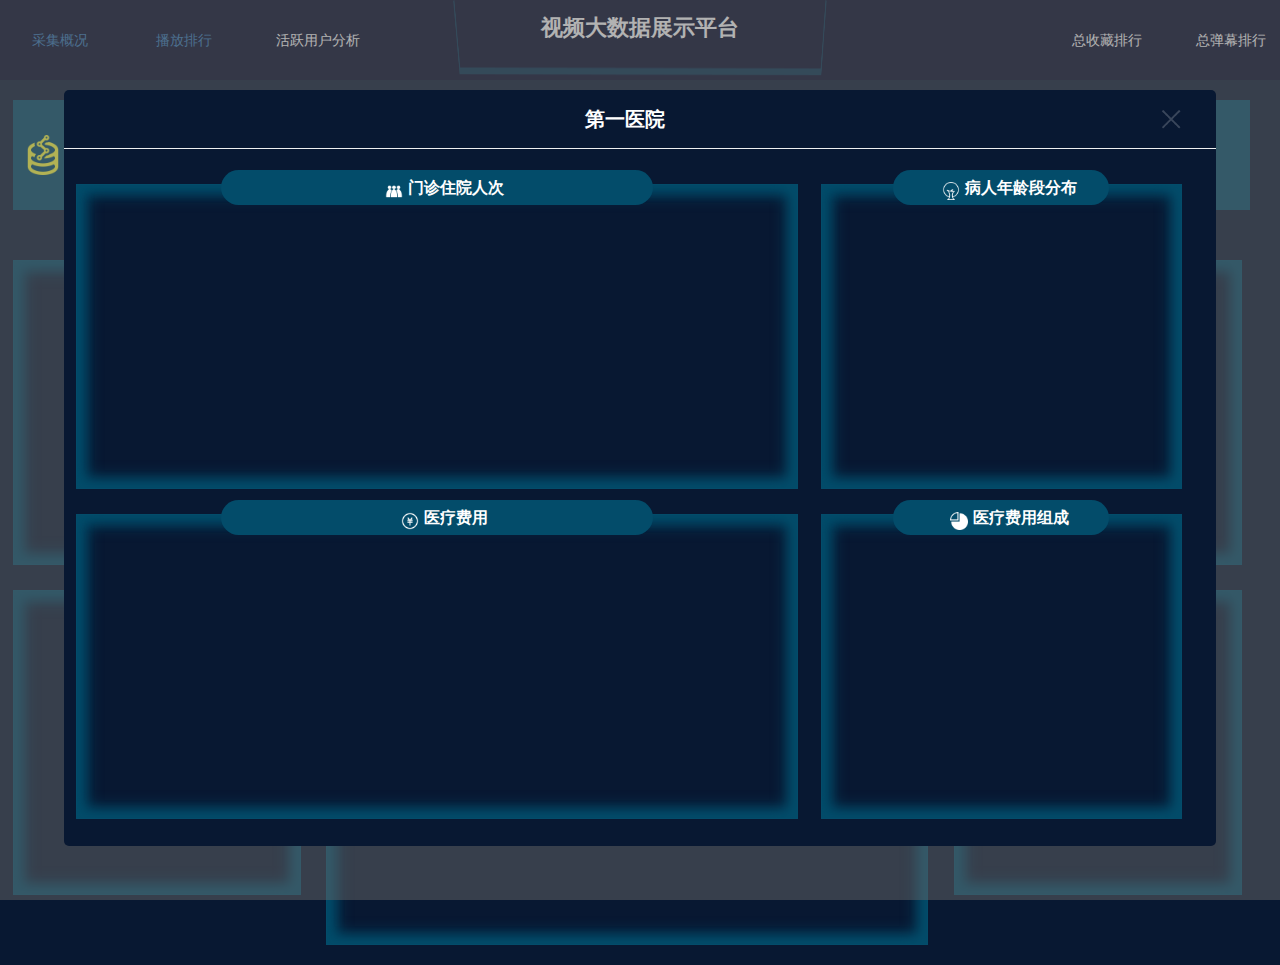
<file: video-log-web/src/main/resources/static/views/index.html>
<!DOCTYPE html>
<html lang="en">
<head>
    <meta charset="UTF-8">
    <title>数据可视化demo</title>
    <link href="../styles/common.css" rel="stylesheet">
    <link href="../styles/bootstrap.min.css" rel="stylesheet">
    <script src="../scripts/Plugin/jquery-3.3.1.min.js"></script>
    <script src="../scripts/Plugin/echarts.min.js"></script>
    <script src="../scripts/Plugin/bmap.min.js"></script>
    <script src="http://api.map.baidu.com/api?v=2.0&ak=LelFSt6BfykGf8m3PB5zr8LaXAG2cMg6"></script>
    <script src="../scripts/common.js"></script>
    <script src="../scripts/include.js"></script>
    <script src="../scripts/index.js"></script>
    <script src="../scripts/Plugin/laydate/laydate.js"></script>
</head>
<body>
<!--顶部-->
<header class="header left">
    <include src="head.html"></include>
</header>
<!--内容部分-->
<div class="con left">
    <!--数据总概-->
    <div class="con_div">
        <div class="con_div_text left">
            <div class="con_div_text01 left">
                <img src="../images/info_1.png" class="left text01_img"/>
                <div class="left text01_div">
                    <p>总采集数据量(G)</p>
                    <p>1235</p>
                </div>
            </div>
            <div class="con_div_text01 right">
                <img src="../images/info_2.png" class="left text01_img"/>
                <div class="left text01_div">
                    <p>当月采集数据量(G)</p>
                    <p>235</p>
                </div>
            </div>
        </div>
        <div class="con_div_text left">
            <div class="con_div_text01 left">
                <img src="../images/info_3.png" class="left text01_img"/>
                <div class="left text01_div">
                    <p>总门诊数(人)</p>
                    <p class="sky">12356</p>
                </div>
            </div>
            <div class="con_div_text01 right">
                <img src="../images/info_4.png" class="left text01_img"/>
                <div class="left text01_div">
                    <p>当月门诊数(人)</p>
                    <p class="sky">12356</p>
                </div>
            </div>
        </div>
        <div class="con_div_text left">

            <div class="con_div_text01 left">
                <img src="../images/info_5.png" class="left text01_img"/>
                <div class="left text01_div">
                    <p>总住院数(人)</p>
                    <p class="org">12356</p>
                </div>
            </div>
            <div class="con_div_text01 right">
                <img src="../images/info_6.png" class="left text01_img"/>
                <div class="left text01_div">
                    <p>当月住院数(人)</p>
                    <p class="org">12356</p>
                </div>
            </div>
        </div>
    </div>
    <!--统计分析图-->
    <div class="div_any">
        <div class="left div_any01">
            <div class="div_any_child">
                <div class="div_any_title"><img src="../images/title_1.png">各医院采集数据量</div>
                <p id="pieChart1" class="p_chart"></p>
            </div>
            <div class="div_any_child">
                <div class="div_any_title"><img src="../images/title_2.png">各医院门诊住院费用</div>
                <p id="histogramChart" class="p_chart"></p>
            </div>
        </div>
        <div class="div_any02 left ">
            <div class="div_any_child div_height">
                <div class="div_any_title any_title_width"><img src="../images/title_0.png">厦门市地图 </div>
                <div id="mapChart" style="width:97.5%;height:95%;display: inline-block;padding-left: 1.25%;padding-top:2.2%"></div>
            </div>
        </div>
        <div class="right div_any01">
            <div class="div_any_child">
                <div class="div_any_title"><img src="../images/title_3.png">数据采集条数(当日)</div>
                <p id="lineChart" class="p_chart"></p>
            </div>
            <div class="div_any_child">
                <div class="div_any_title"><img src="../images/title_4.png">就诊人数(当日)</div>
                <p id="lineChart2" class="p_chart"></p>
            </div>
        </div>
    </div>

    <div id="el-dialog" class="">
        <div class="xc_layer"></div>
        <div class="popBox" id="printView">
            <div class="ttBox"><span class="tt" id="reportTitle">第一医院</span><img src="../images/close.png" style="width: 30px;float: right;cursor: pointer;" title="关闭弹窗" class="close"/></div>
            <div class="txtBox" id="el-dialog_body">
             <div style="height:100%;width: 98%;margin-left: 1%;">
               <div class="left div_any01" style="width: 64%;">
                   <div class="div_any_child">
                       <div class="div_any_title"><div type="text" class="demo-input" id="date1" style="display: inline-block;cursor: pointer;margin-right: 16px;"></div><img src="../images/title_4.png">门诊住院人次</div>
                       <p id="lineChart3" class="p_chart"></p>
                   </div>
                   <div class="div_any_child">
                       <div class="div_any_title"><div type="text" class="demo-input" id="date2" style="display: inline-block;cursor: pointer;margin-right: 16px;"></div><img src="../images/title_7.png">医疗费用</div>
                       <p id="lineChart4" class="p_chart"></p>
                   </div>
               </div>
               <div class="left div_any01"  style="width: 32%;">
                   <div class="div_any_child">
                       <div class="div_any_title"><div type="text" class="demo-input" id="date3" style="display: inline-block;cursor: pointer;margin-right: 16px;"></div><img src="../images/title_18.png">病人年龄段分布</div>
                       <p id="pieChart2" class="p_chart"></p>
                   </div>
                   <div class="div_any_child">
                       <div class="div_any_title"><div type="text" class="demo-input" id="date4" style="display: inline-block;cursor: pointer;margin-right: 16px;"></div><img src="../images/title_20.png">医疗费用组成</div>
                       <p id="pieChart3" class="p_chart"></p>
                   </div>
               </div>

             </div>
            </div>
        </div>
    </div>

</div>
</body>
</html>
</file>
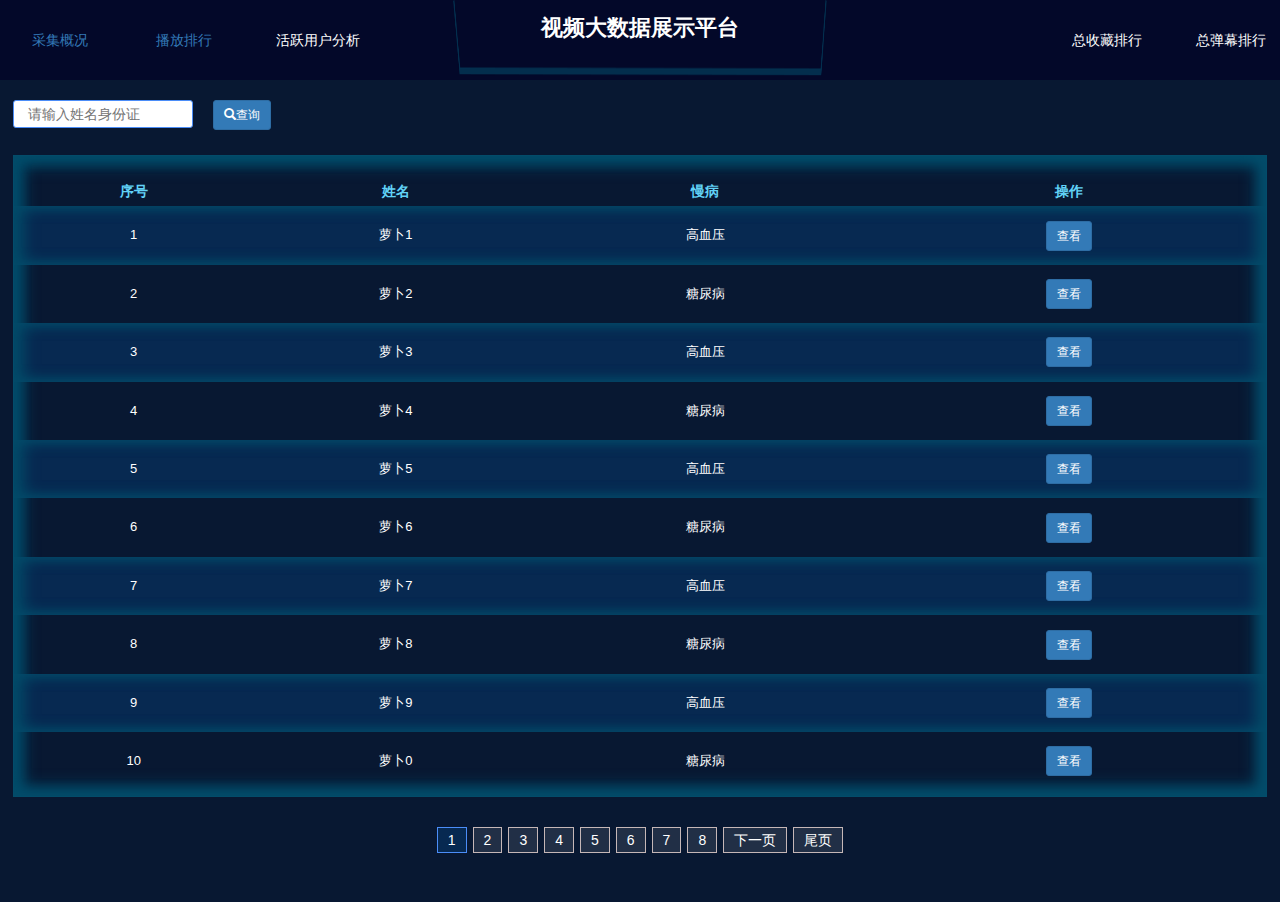
<file: video-log-web/src/main/resources/static/views/chronic.html>
<!DOCTYPE html>
<html lang="en">
<head>
    <meta charset="UTF-8">
    <title>数据可视化demo</title>
    <link href="../styles/common.css" rel="stylesheet">
    <link href="../styles/bootstrap.min.css" rel="stylesheet">
    <link href="../styles/bootstrap-table.css" rel="stylesheet">
    <link href="../styles/pagination.css" rel="stylesheet">
    <script src="../scripts/Plugin/jquery-3.3.1.min.js"></script>
    <script src="../scripts/Plugin/echarts.min.js"></script>
    <script src="../scripts/Plugin/jquery.pagination.min.js"></script>
    <script src="../scripts/common.js"></script>
    <script src="../scripts/include.js"></script>
    <script src="../scripts/chronic.js"></script>
</head>
<body>
<!--顶部-->
<header class="header left">
    <include src="head.html"></include>
</header>
<!--内容部分-->
<div class="con left" style="width: 98%;margin-left: 1%;margin-bottom: 25px;">

    <input type="text" placeholder="请输入姓名身份证" style="width: 180px;height: 28px;border-radius: 3px;text-indent: 1em;border: 1px solid#4b8df8;color: #fff;" /><button class="btn btn-primary btn-sm" style="margin-left:20px"><span class="glyphicon glyphicon-search"></span>查询</button>

    <div class="div_any_child">
          <div class="table_p" style="height: 96%;margin-top: 20px;">
              <table>
                  <thead><tr>
                      <th>序号</th>
                      <th>姓名</th>
                      <th>慢病</th>
                      <th>操作</th>
                  </tr>
                  </thead>
                  <tbody>
                  <tr><td>1</td><td>萝卜1</td><td>高血压</td><td><button class="btn btn-primary btn-sm">查看</button></td></tr>
                  <tr><td>2</td><td>萝卜2</td><td>糖尿病</td><td><button class="btn btn-primary btn-sm">查看</button></td></tr>
                  <tr><td>3</td><td>萝卜3</td><td>高血压</td><td><button class="btn btn-primary btn-sm">查看</button></td></tr>
                  <tr><td>4</td><td>萝卜4</td><td>糖尿病</td><td><button class="btn btn-primary btn-sm">查看</button></td></tr>
                  <tr><td>5</td><td>萝卜5</td><td>高血压</td><td><button class="btn btn-primary btn-sm">查看</button></td></tr>
                  <tr><td>6</td><td>萝卜6</td><td>糖尿病</td><td><button class="btn btn-primary btn-sm">查看</button></td></tr>
                  <tr><td>7</td><td>萝卜7</td><td>高血压</td><td><button class="btn btn-primary btn-sm">查看</button></td></tr>
                  <tr><td>8</td><td>萝卜8</td><td>糖尿病</td><td><button class="btn btn-primary btn-sm">查看</button></td></tr>
                  <tr><td>9</td><td>萝卜9</td><td>高血压</td><td><button class="btn btn-primary btn-sm">查看</button></td></tr>
                  <tr><td>10</td><td>萝卜0</td><td>糖尿病</td><td><button class="btn btn-primary btn-sm">查看</button></td></tr>
                  </tbody>
              </table>
          </div>
          <div class="box">
              <div id="pagination" class="page fl"></div>
          </div>
        </div>


    </div>
</div>
</body>
</html>
</file>
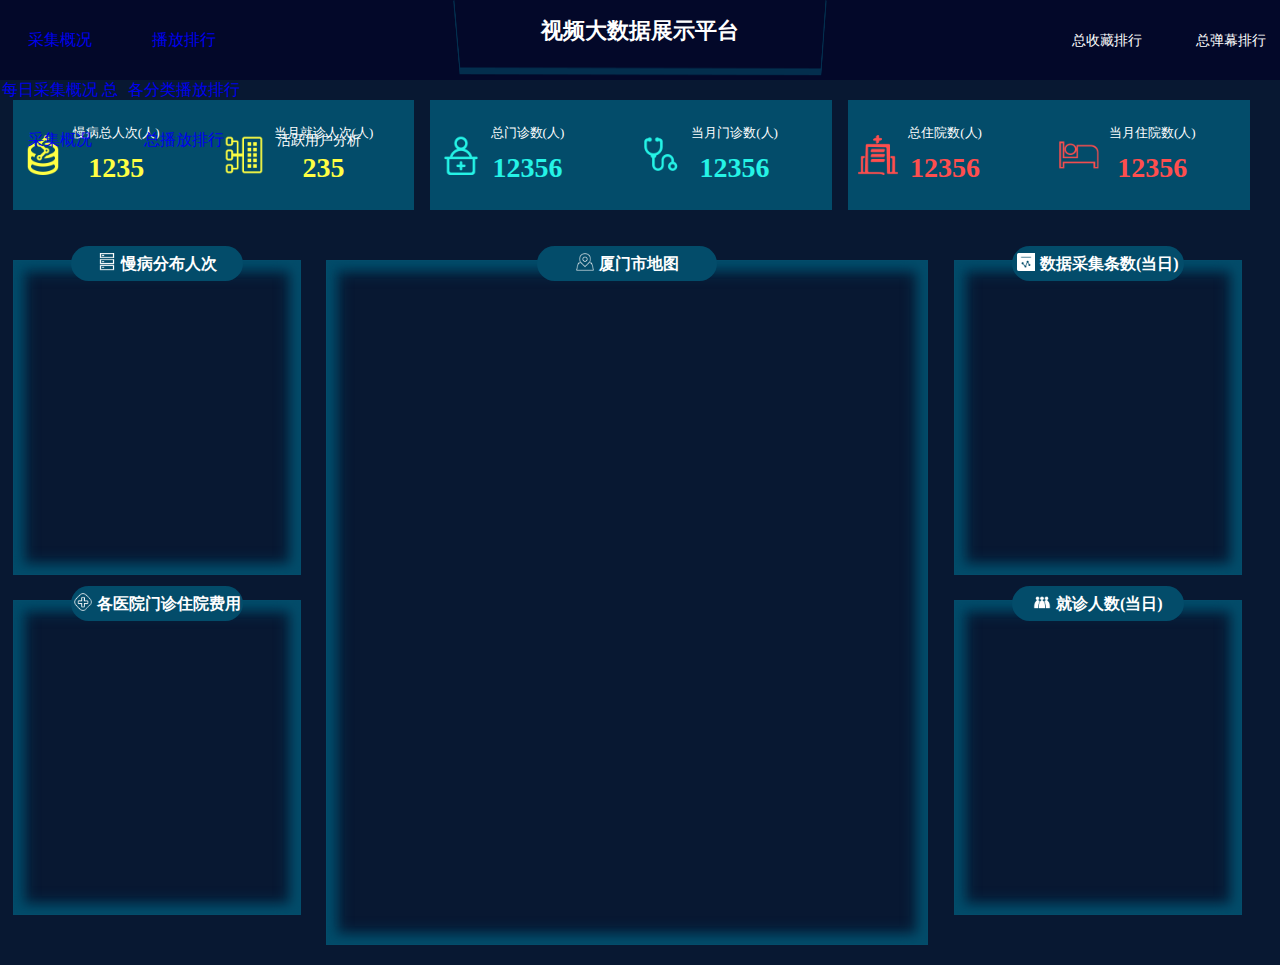
<file: video-log-web/src/main/resources/static/views/NCDindex.html>
<!DOCTYPE html>
<html lang="en">
<head>
    <meta charset="UTF-8">
    <title>慢病展示</title>
    <link href="../styles/common.css" rel="stylesheet">
    <script src="../scripts/Plugin/jquery-3.3.1.min.js"></script>
    <script src="../scripts/Plugin/echarts.min.js"></script>
    <script src="../scripts/Plugin/bmap.min.js"></script>
    <script src="http://api.map.baidu.com/api?v=2.0&ak=LelFSt6BfykGf8m3PB5zr8LaXAG2cMg6"></script>
    <script src="../scripts/common.js"></script>
    <script src="../scripts/include.js"></script>
    <script src="../scripts/NCDindex.js"></script>
</head>
<body>
<!--顶部-->
<header class="header left">
    <include src="head.html"></include>
</header>
<!--内容部分-->
<div class="con left">
    <!--数据总概-->
    <div class="con_div">
        <div class="con_div_text left">
            <div class="con_div_text01 left">
                <img src="../images/info_1.png" class="left text01_img"/>
                <div class="left text01_div">
                    <p>慢病总人次(人)</p>
                    <p>1235</p>
                </div>
            </div>
            <div class="con_div_text01 right">
                <img src="../images/info_2.png" class="left text01_img"/>
                <div class="left text01_div">
                    <p>当月就诊人次(人)</p>
                    <p>235</p>
                </div>
            </div>
        </div>
        <div class="con_div_text left">
            <div class="con_div_text01 left">
                <img src="../images/info_3.png" class="left text01_img"/>
                <div class="left text01_div">
                    <p>总门诊数(人)</p>
                    <p class="sky">12356</p>
                </div>
            </div>
            <div class="con_div_text01 right">
                <img src="../images/info_4.png" class="left text01_img"/>
                <div class="left text01_div">
                    <p>当月门诊数(人)</p>
                    <p class="sky">12356</p>
                </div>
            </div>
        </div>
        <div class="con_div_text left">

            <div class="con_div_text01 left">
                <img src="../images/info_5.png" class="left text01_img"/>
                <div class="left text01_div">
                    <p>总住院数(人)</p>
                    <p class="org">12356</p>
                </div>
            </div>
            <div class="con_div_text01 right">
                <img src="../images/info_6.png" class="left text01_img"/>
                <div class="left text01_div">
                    <p>当月住院数(人)</p>
                    <p class="org">12356</p>
                </div>
            </div>
        </div>
    </div>
    <!--统计分析图-->
    <div class="div_any">
        <div class="left div_any01">
            <div class="div_any_child">
                <div class="div_any_title"><img src="../images/title_1.png">慢病分布人次</div>
                <p id="pieChart" class="p_chart"></p>
            </div>
            <div class="div_any_child">
                <div class="div_any_title"><img src="../images/title_2.png">各医院门诊住院费用</div>
                <p id="histogramChart" class="p_chart"></p>
            </div>
        </div>
        <div class="div_any02 left ">
            <div class="div_any_child div_height">
                <div class="div_any_title any_title_width"><img src="../images/title_0.png">厦门市地图 </div>
                <div id="mapChart" style="width:97.5%;height:95%;display: inline-block;padding-left: 1.25%;padding-top:2.2%"></div>
            </div>
        </div>
        <div class="right div_any01">
            <div class="div_any_child">
                <div class="div_any_title"><img src="../images/title_3.png">数据采集条数(当日)</div>
                <p id="lineChart" class="p_chart"></p>
            </div>
            <div class="div_any_child">
                <div class="div_any_title"><img src="../images/title_4.png">就诊人数(当日)</div>
                <p id="lineChart2" class="p_chart"></p>
            </div>
        </div>
    </div>


</div>
</body>
</html>
</file>
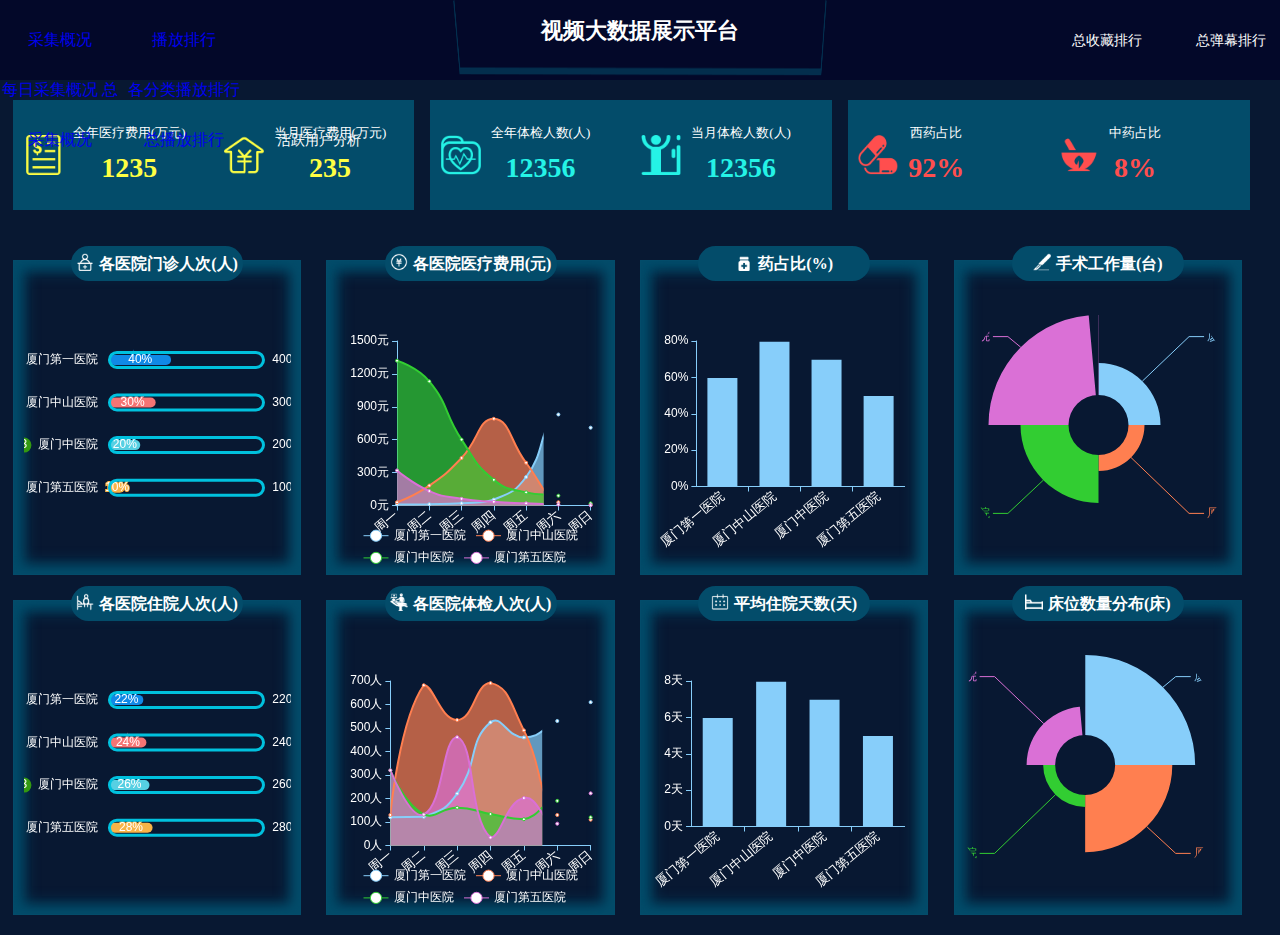
<file: video-log-web/src/main/resources/static/views/quota.html>
<!DOCTYPE html>
<html lang="en">
<head>
    <meta charset="UTF-8">
    <title>数据可视化demo</title>
    <link href="../styles/common.css" rel="stylesheet">
    <script src="../scripts/Plugin/jquery-3.3.1.min.js"></script>
    <script src="../scripts/Plugin/echarts.min.js"></script>
    <script src="../scripts/Plugin/bmap.min.js"></script>
    <script src="http://api.map.baidu.com/api?v=2.0&ak=LelFSt6BfykGf8m3PB5zr8LaXAG2cMg6"></script>
    <script src="../scripts/common.js"></script>
    <script src="../scripts/include.js"></script>
    <script src="../scripts/quota.js"></script>
</head>
<body>
<!--顶部-->
<header class="header left">
    <include src="head.html"></include>
</header>
<!--内容部分-->
<div class="con left">
    <!--数据总概-->
    <div class="con_div">
        <div class="con_div_text left">
            <div class="con_div_text01 left">
                <img src="../images/info_7.png" class="left text01_img"/>
                <div class="left text01_div">
                    <p>全年医疗费用(万元)</p>
                    <p>1235</p>
                </div>
            </div>
            <div class="con_div_text01 right">
                <img src="../images/info_8.png" class="left text01_img"/>
                <div class="left text01_div">
                    <p>当月医疗费用(万元)</p>
                    <p>235</p>
                </div>
            </div>
        </div>
        <div class="con_div_text left">
            <div class="con_div_text01 left">
                <img src="../images/info_9.png" class="left text01_img"/>
                <div class="left text01_div">
                    <p>全年体检人数(人)</p>
                    <p class="sky">12356</p>
                </div>
            </div>
            <div class="con_div_text01 right">
                <img src="../images/info_10.png" class="left text01_img"/>
                <div class="left text01_div">
                    <p>当月体检人数(人)</p>
                    <p class="sky">12356</p>
                </div>
            </div>
        </div>
        <div class="con_div_text left">

            <div class="con_div_text01 left">
                <img src="../images/info_11.png" class="left text01_img"/>
                <div class="left text01_div">
                    <p>西药占比</p>
                    <p class="org">92%</p>
                </div>
            </div>
            <div class="con_div_text01 right">
                <img src="../images/info_12.png" class="left text01_img"/>
                <div class="left text01_div">
                    <p>中药占比</p>
                    <p class="org">8%</p>
                </div>
            </div>
        </div>
    </div>
    <!--统计分析图-->
    <div class="div_any">
        <div class="left div_any01">
            <div class="div_any_child">
                <div class="div_any_title"><img src="../images/title_5.png">各医院门诊人次(人)</div>
                <p id="histogramChart1" class="p_chart"></p>
            </div>
            <div class="div_any_child">
                <div class="div_any_title"><img src="../images/title_6.png">各医院住院人次(人)</div>
                <p id="histogramChart2" class="p_chart"></p>
            </div>
        </div>
        <div class="left div_any01">
            <div class="div_any_child">
                <div class="div_any_title"><img src="../images/title_7.png">各医院医疗费用(元)</div>
                <p id="lineChart1" class="p_chart"></p>
            </div>
            <div class="div_any_child">
                <div class="div_any_title"><img src="../images/title_8.png">各医院体检人次(人)</div>
                <p id="lineChart2" class="p_chart"></p>
            </div>
        </div>
        <div class="left div_any01">
            <div class="div_any_child">
                <div class="div_any_title"><img src="../images/title_9.png">药占比(%)</div>
                <p id="histogramChart3" class="p_chart"></p>
            </div>
            <div class="div_any_child">
                <div class="div_any_title"><img src="../images/title_10.png">平均住院天数(天)</div>
                <p id="histogramChart4" class="p_chart"></p>
            </div>
        </div>
        <div class="left div_any01">
            <div class="div_any_child">
                <div class="div_any_title"><img src="../images/title_11.png">手术工作量(台)</div>
                <p id="pieChart1" class="p_chart"></p>
            </div>
            <div class="div_any_child">
                <div class="div_any_title"><img src="../images/title_12.png">床位数量分布(床)</div>
                <p id="pieChart2" class="p_chart"></p>
            </div>
        </div>
    </div>


</div>
</body>
</html>
</file>
<file: video-log-web/src/main/resources/static/styles/common.css>
body::-webkit-scrollbar {
    display: none;
}
.BMap_cpyCtrl {
   display: none;
}

.anchorBL {
   display: none;
}
.yui-toast-mask {
    position: fixed;
    width: 100%;
    height: 100%;
    background: rgba(0, 0, 0, 0);
    top: 0;
    left: 0;
    z-index: 1000;
    display: -webkit-box;
    display: -webkit-flex;
    display: flex;
    -webkit-box-align: center;
    -webkit-align-items: center;
    align-items: center;
}

.yui-toast-mask .yui-toast {
    background: rgba(0, 0, 0, 0.5);
    min-height: 3rem;
    min-width: 3rem;
    border-radius: .5rem;
    margin: 0 auto;
    overflow: hidden;
    color: #FFFFFF;
    font-size: 14px;
    padding: 10px;
    max-height: 90%;
    max-width: 90%;
    display: -webkit-box;
    display: -webkit-flex;
    display: flex;
    -webkit-box-align: center;
    -webkit-align-items: center;
    align-items: center;
}
*{
    margin: 0;
    padding: 0;
    list-style: none;
    text-decoration: none;
}
/* CSS Document */
::-webkit-scrollbar-track{border-radius: 10px;-webkit-box-shadow: inset 0 0 6px rgba(0,0,0,0);}/*滚动条的滑轨背景颜色*/
::-webkit-scrollbar-thumb{background-color: rgba(0,0,0,0.05);border-radius: 10px;-webkit-box-shadow: inset 1px 1px 0 rgba(75, 75, 75, 0.58);}/*滑块颜色*/
::-webkit-scrollbar-thumb{background-color: rgba(0,0,0,0.2);border-radius: 10px;-webkit-box-shadow: inset 1px 1px 0 rgba(48, 48, 48, 0.92);}
::-webkit-scrollbar{width: 16px;height: 16px;}/* 滑块整体设置*/
::-webkit-scrollbar-track,
::-webkit-scrollbar-thumb{border-radius: 999px;border: 5px solid transparent;}
::-webkit-scrollbar-track{box-shadow: 1px 1px 5px rgba(0,0,0,.2) inset;}
::-webkit-scrollbar-thumb{min-height: 20px;background-clip: content-box;box-shadow: 0 0 0 5px rgba(255,255,255,.5) inset;}
::-webkit-scrollbar-corner{background: transparent;}/* 横向滚动条和纵向滚动条相交处尖角的颜色 */

body{
    font-size: 100%;
    height: 100%;
    background-color: #081832;
}
a:hover{
    text-decoration: none;
}
.left{
    float: left;
}
.right{
    float: right;
}
.clear{
    clear: both;
}

.text_right{
    text-align: right;
}
.header{
    width: 100%;
    height: 80px;
    background-color: #030829;

}
.header_center{
    width: 30%;
    margin: 0px auto;
    color: #FFFFff;
    text-align: center;
    height: 80px;
    background-image: url("../images/logoBg.png");
    background-size: 100% 100%;
    font-family: "微软雅黑"!important;


}
.header_center h2{
   margin-top: 16px !important;
   font-size: 22px !important;

}
.color_font{
    color: #e8f7fe !important;
    font-size: 12px !important;
}
.header_logo{
    margin-left: 1%;
    margin-top: 12px;

}
.header_logo img{
    height: 56px;
}
.nav{
    width: 35%;
}
.nav>ul{

}
.nav>ul>li{
    display: inline-block;
    width: 120px;
    text-align: center;
    height: 50px;
    position: relative;
    line-height: 50px;
    margin-top: 15px;
    box-sizing: border-box;
    /*box-shadow: -5px 0px 5px #034c6a inset, !*å·¦è¾¹é˜´å½±*!*/
    /*0px -5px 15px #034c6a inset, !*ä¸Šè¾¹é˜´å½±*!*/
    /*5px 0px 15px #034c6a inset, !*å³è¾¹é˜´å½±*!*/
    /*0px 5px 15px #034c6a inset;*/


    border-radius: 5px;

}
.nav>ul>li:hover{
    box-shadow: -10px 0px 15px #034c6a inset, /*å·¦è¾¹é˜´å½±*/
    0px -10px 15px #034c6a inset, /*ä¸Šè¾¹é˜´å½±*/
    10px 0px 15px #034c6a inset, /*å³è¾¹é˜´å½±*/
    0px 10px 15px #034c6a inset;

    box-sizing: border-box;
}
.nav>ul>li i{
    width: 16px;
    height: 16px;
    display: inline-block;
    position: relative;
    top:3px;
    margin-right: 5px;
}
.nav>ul>li>a{
    color: #ffffff;
    /*display: inline-block;*/
    /*padding: 0 15px 0 5px;*/
    font-size: 14px;
}
/*.nav>ul>li:hover .li_ul{*/
    /*display: block;*/
/*}*/

.li_ul{
    position: absolute;
    background-color: #030829;
    width: 100%;
    /*border-top:4px solid #4b8df8;*/
    display: none;
    z-index: 999;

}
.li_ul li{
    line-height: 40px !important;
}
.li_ul li:hover{
    background-color: #4b8df8;
}
.li_ul li a{
    color: #ffffff;
    font-size: 13px;
}

.nav_1{
     background: url("../images/nav_1.png");
 }
.nav_2{
    background-image: url("../images/nav_2.png");
}
.nav_3{
    background-image: url("../images/nav_3.png");

}
.nav_4{
    background-image: url("../img/nav_4.png");
}
.nav_5{
    background-image: url("../img/nav_5.png");
}
.nav_6{
    background-image: url("../img/nav_6.png");
}
.nav_7{
    background-image: url("../img/nav_7.png");
}
.nav_8{
    background-image: url("../img/nav_9.png");
}
.nav_active{
    border-bottom: 4px solid #4b8df8;
    box-shadow: -10px 0px 15px #034c6a inset, /*å·¦è¾¹é˜´å½±*/
    0px -10px 15px #034c6a inset, /*ä¸Šè¾¹é˜´å½±*/
    10px 0px 15px #034c6a inset, /*å³è¾¹é˜´å½±*/
    0px 10px 15px #034c6a inset;

    box-sizing: border-box;
}
.con{
    width: 100%;
    background-color: #081832;
    padding-top: 20px;
    padding-bottom: 20px;
}
.con1{
    width: 100%;
    background-color: #081832cc;
    /*padding-bottom: 4px;*/
    box-sizing: border-box;
    overflow: auto;

;
}
.find_expend{
    display: none;
}
.con1::before{
    content: "";
    display: block;
    clear: both;
    visibility: hidden;
    height: 0;
}
.select_time{
    width: 140px;
    height: 36px;

    margin-bottom: 25px;
    margin-left: 1%;
   padding-left: 20px;
 ;

}
.select_time img{
    height: 18px;
    margin-top: 9px;
}
.select_time input{
    border: none;
    background-color: transparent;
    width: 80px;
    height: 20px;
   top:-5px;
    margin-left: 10px;
    position: relative;
    text-indent: 1em;
    outline: none;
}
.con_div{
    height: 110px;
    width: 98%;
    margin-left: 1%;
    margin-bottom: 25px;
}
.con_div_text{
    height: 100%;
    background-color: #034c6a;
    width: 32%;
    margin-right: 1.3%;
}
.con_div_text01{
    width: 50%;
    height: 100%;
}
.text01_img{
    width: 40px;
    height: 40px;
    margin-left: 5%;
  margin-top: 35px;
}
.text01_div{
    margin-top: 15px;
    margin-left: 5%;
    text-align: center;

}
.text01_div p{
    line-height: 35px;
}
.text01_div p:nth-child(1){
    font-size: 13px;
    color: #ffffff;
}
.text01_div p:nth-child(2){
    font-size: 28px;
    color: #ffff43;
    font-weight: 600;

}
.red{
    color: red !important;
}
.sky{
    color: #25f3e6 !important;
}
.org{
    color: #ff4e4e !important;
}
.div_any{
    width: 98%;
    margin-left: 1%;
    margin-bottom: 25px;
    height: 100%;
}
.div_any01{
    width: 23%;
    margin-right: 2%;
}
.div_any02{
    width: 48%;
    margin-right: 2%;
}
.div_any03{
    width: 98%;
   margin: 15px auto;

}
.div_any_child{
    width: 100%;
    height: 100%;
    box-shadow: -10px 0px 15px #034c6a inset, /*å·¦è¾¹é˜´å½±*/
    0px -10px 15px #034c6a inset, /*ä¸Šè¾¹é˜´å½±*/
    10px 0px 15px #034c6a inset, /*å³è¾¹é˜´å½±*/
    0px 10px 15px #034c6a inset;
    border: 1px solid #034c6a;
    box-sizing: border-box;
    position: relative;
    margin-top: 25px;
}
.div_any_child01{
    width: 48%;

    box-shadow: -10px 0px 15px #034c6a inset, /*å·¦è¾¹é˜´å½±*/
    0px -10px 15px #034c6a inset, /*ä¸Šè¾¹é˜´å½±*/
    10px 0px 15px #034c6a inset, /*å³è¾¹é˜´å½±*/
    0px 10px 15px #034c6a inset;
    border: 1px solid #034c6a;
    box-sizing: border-box;
    position: relative;
    margin-right: 2%;

}
.div_any_child01_wh{
    width: 98% !important;
}
.div_height01{
    height: auto !important;
    padding: 5px;
}
.char_table{
    height: 200px;
}
.p_chart{
    height: 288px;

    padding: 5px 10px;

    margin-top: 15px;

}
#map_div{
    width: 96%;
    height: 94%;
}
.div_height{
    height:685px !important;
}
.div_any_title{
    background-color: #034c6a;
    border-radius: 18px;
    position: absolute;
    height: 35px;
    width: 60%;
    top:-15px;
    color: #ffffff;
    font-weight: bold;
    font-size: 16px;
    left: 20%;
    line-height: 35px;
    text-align: center;
}
.div_any_title img{
    width: 18px;
    height: 18px;
    position: relative;
    top:2px;
    margin-right: 5px;
}
.any_title_width{
    width: 30% !important;
    left: 35% !important;
}
.div_table{
    width: 98%;
    margin-left: 1%;
    margin-bottom: 25px;
    height: 280px;
}
.div_table_box{
    width: 23%;
    margin-right: 2%;
}
.table_p{
    height: 93%;
    margin-top: 7%;
    position: relative;


}.table_p01{
     height:auto !important;
     margin-top: 0!important;
     position: relative;


 }
.table_p01 table td{
    padding: 6px 0;
}
.table_p table{
    width: 100%;
    height: 100%;
    border-collapse: collapse;

    position: absolute;
    text-align: center;
}
.table_p table thead th{
    color: #61d2f7;
    font-size: 14px;
    font-weight: 600;
    padding-top: 5px;
    padding-bottom: 5px;
}
.table_p table tbody{
    color: #ffffff;
   font-size: 13px;
}
.table_p table tbody tr:nth-child(2n+1){
    background-color: #072951;
    box-shadow: -10px 0px 15px #034c6a inset,
    10px 0px 15px #034c6a inset;
}

.car_left{
    width: 18%;
    height: 100%;
    background-color:  #081832;
}
.car_center{

    height: 100%;
    background-color:  #081832;
    width: 50.5%;
    margin-left: 0.5%;
}
.car_center video{
    width: 49.5%;
    height: 49%;


    box-sizing: border-box;
    box-shadow: -10px 0px 15px #034c6a inset,
    10px 0px 15px #034c6a inset;
    float: left;
}
.magin_top{
    margin-top: 1%;
}
.magin_left{
    margin-left: 1%;
}
.car_right{
    width: 31%;
    height: 100%;
}
.text_center{
    text-align: center;
}
.carNo_input{
    width: 75%;
    height: 25px;
    margin-top: 5px;
    margin-bottom: 5px;
    text-indent: 2em;
    margin-left: 5%;

    border:1px solid #072951;
border-radius: 3px;
}
.find_but{
    height: 25px;
    background-image: url("../img/find.png");
    width: 25px;
    background-repeat: no-repeat;
    background-size: 100% 100%;
    position: relative;
    top:8px;
    border:none;
    background-color: transparent;
}
.find_but1{
    height: 25px;
    background-image: url("../img/find.png");
    width: 25px;
    background-repeat: no-repeat;
    background-size: 100% 100%;
    position: relative;
    top:8px;
    border:1px solid #4b8df8;
    background-color: transparent;
}
.set_list{
    padding: 10px 5%;
    color: #eee;
    font-size: 14px;
}
.list_i{
    width: 16px;
    height: 16px;
    display: inline-block;

    background-image: url("../img/nav_1.png");
    top:3px;
    position: relative;
}
.left_up{

    height: 58%;

}
.left_table{

    height: 98%;

    border-radius: 5px;
    width:18%!important;
    background-color:  #081832;


}
.right_table{
    height: 98%;

    border-radius: 5px;
    width:81.5%!important;
    background-color:  #081832;
    margin-left: 0.5%;
}
.center_table{
    height: 100%;
    border-radius: 5px;
    width:100%;
    background-color:  #081832;
   margin: 0 auto;
}
.bow_shadow{
    box-shadow: -8px 0px 10px #034c6a inset,
    8px 0px 10px #034c6a inset;
    width: 100%;
    box-sizing: border-box;
}

.ztree li a{
    color: #FFFFff !important;
}
.left_down{
    height: 40%;
    margin-top: 2%;
}
.tab_a{
    width: 45%;
    height: 30px;
    line-height: 30px;
    color: #FFFFff;
    background-color: #667fa7;
    display: inline-block;
    margin-right: 1%;
    margin-top: 5px;
    font-size: 14px;
}
.tab_aActive{
    background-color:#034c6a !important;
    font-weight: 600;
}
.car_content{
    margin-left: 5%;

    font-size: 13px;
    color: #eeeeee;
}
.car_content p{
    padding-top: 5px;
    padding-bottom: 5px;
}
.table2_find{
    background-color: #072951;
    box-shadow: -10px 0px 15px #034c6a inset, 10px 0px 15px #034c6a inset;
    width: 100%;
    padding: 5px 0;
    color: #FFFFff;
}


.table2_find input[type=text]{
    background-color: transparent;
    width: 16%;
    height: 24px;
    border-radius: 3px;
    text-indent: 1em;
    border:1px solid #7EC4CC;

}


.table_find{
    width: 100%;
    padding: 8px 0;
    border-bottom: 2px solid #a5c5f83b;
    font-size: 13px;
}
.more_find{

    cursor: pointer;
    position: relative;
    top:5px;
}
.table_find .glyphicon{
    margin-right: 5px;
}
.table_find button{
    padding: 4px 10px;
}
.table_find p{
    margin-top: 8px;
}
.table_find label{

    color: #eeeeee;

    width: 8%;
    display: inline-block;
    text-align: right;

}
.table_find input[type=text],.table_find input[type=date]{
    width: 16%;
    height: 24px;
    border-radius: 3px;
    text-indent: 1em;
    border:1px solid#4b8df8;
    background-color: #cccccc4f;
}
.table_find select{
    width: 12%;
    height: 24px;
    border-radius: 3px;
    text-indent: 1em;
    border:1px solid #4b8df8;
    background-color: #cccccc4f;
}
.table_find input[type=checkbox]{
    width: 14px;
    height: 14px;
    position: relative;
    top:3px;
    margin-right: 5px;
}
.table_find span{
    color: #b2cbf3;

    margin-right: 2%;
}
.find_button{
    width: 5%;
    height: 26px;
    border: none;
    border-radius: 2px;
    background-color: #4b8df8;
    color: #FFFFff;
    font-size: 14px;

}
.table2_style{
    color: #FFFFff;
    border: none !important;
    font-size: 13px;
}
.table2_style a{
    margin-right: 10px;
}
.table2_style tbody tr:nth-child(2n+1){
    background-color: #072951;
   border-left: 4px solid #4b8df8;;
}
.table2_style thead tr{
    color: #FFFFff;
   background-color:#4b8df8;
}
.table2_style td{
    border: none !important;
}
.table2_style thead th{
    border-bottom: none !important;
}
.table2_style tbody tr:nth-child(2n):hover{
    /*color: #072951;*/
    background-color: rgba(75, 141, 248, 0.65);

}
.table_style{
    color: #FFFFff;
    box-shadow: -8px 0px 10px #034c6a inset,
    8px 0px 10px #034c6a inset;
    border: none !important;
    font-size: 13px;
}
.table_style a{
    margin-right: 10px;
}
.table_style td{
    border: none !important;
}
.table_style tbody tr:nth-child(2n+1){
    background-color: #072951;
    box-shadow: -10px 0px 15px #034c6a inset,
    10px 0px 15px #034c6a inset;
}
.table_style thead tr{
    color: #4b8df8;
}
.table_style thead th{
    border-bottom: none !important;
}
.table_style tbody tr:nth-child(2n):hover{
    /*color: #072951;*/
    background-color: rgba(75, 141, 248, 0.12);
}
.table_div{
    margin-top: 10px;
    color: #FFFFff;
}
.table_but{
    text-align: right;
    font-size: 13px;
    padding-bottom: 5px;
    padding-top: 10px;

}
.table_but a{
    margin-right: 15px;
    color: #FFFFff;
}
.table_but a i{
    margin-right: 5px;
}
.table_del{
    color: orangered;
}
.table_edit{
    color: #0D8BBD;
}
.span_left{
    padding: 5px;
}
/*地图界面样式*/
.map_con{
    width: 100%;
    padding: 0;
    background-color: #081832cc;
}
.map_left{
    width: 79%;
    height: 100%;


}
.map_right{
    width: 20.5%;
    height: 100%;
    background-color: #081832;
}
.map_box{
    width: 100%;
    height: 100%;

}
.map_top{
    position: absolute;
    top:80px;
    left: 0;
    height: 35px;
    width: 79%;
    border-bottom: 1px solid #4b8df8;
    background-color: rgba(255, 255, 255, 0.84);
    z-index: 99;
}
.map_top>ul{
    list-style: none;
    font-size: 14px;
    float: right;
}
.map_top>ul>li{
    display: inline-block;
    line-height: 35px;
    padding: 0 10px;
}
.map_top>ul>li i{
    margin-right: 5px;
}
.map_top>ul>li a{
    color: #2E2D3C;
}
.map_top>ul .active,.map_top>ul>li .active{
    color: #0D8BBD;
}
.map_select{
    position: fixed;
    top:160px;
    right: 21.5%;
    box-shadow: -10px 0px 15px #034c6a inset, /*å·¦è¾¹é˜´å½±*/
    0px -10px 15px #034c6a inset, /*ä¸Šè¾¹é˜´å½±*/
    10px 0px 15px #034c6a inset, /*å³è¾¹é˜´å½±*/
    0px 10px 15px #034c6a inset;
    border: 1px solid #034c6a;
    width: 120px;
    height: 180px;
    border-radius: 5px;
    background-color: #081832e3;
}
.map_select p{
    padding: 8px 15px;
    color: #FFFFff;
    font-size: 14px;
}
.map_select p input[type=checkbox]{
    width: 15px;
    height: 15px;
    position: relative;
    top:3px;
    margin-right: 10px;
}
.map_right_top{
    width: 100%;
    height: 35px;

    background-color: #034c6a;
}
.map_right_top>ul>li{
    list-style: none;
    display: inline-block;
    line-height: 35px;
    font-size: 14px;
    text-align: center;
    width: 32%;
    color: #FFFFff;
    cursor: pointer;
}
.map_right_top>ul>li.li_active{
    background-color: #0D8BBD;
}
.map_chart{
    width: 100%;
    height: 250px;



    box-sizing: border-box;
    position: relative;
    margin-top: 25px;
}
.map_con{
    width: 100%;
}
.map_con_div{
    display: none;
}
.map_work{
    margin-top: 5px;
    border-top:1px solid #0D8BBD;;
}
.map_work>ul>li{
    list-style: none;
    display: inline-block;
    width: 32%;
    text-align: center;
    margin-top: 10px;
    margin-bottom: 10px;
    cursor: pointer;
    padding: 10px 0;

}
.map_work>ul>li:hover{
    box-shadow: -10px 0px 15px #034c6a inset, /*å·¦è¾¹é˜´å½±*/
    0px -10px 15px #034c6a inset, /*ä¸Šè¾¹é˜´å½±*/
    10px 0px 15px #034c6a inset, /*å³è¾¹é˜´å½±*/
    0px 10px 15px #034c6a inset;
}
.map_work>ul>li .img_div{
    width: 28px;
    height: 24px;
    margin: 0 auto;

}
.img_div01{

    background: url(../img/map_photo.png) no-repeat;
    background-position: -126px -73px;
}
.img_div02{
    background: url(../img/map_photo.png) no-repeat;
    background-position:  -98px -122px;

}
.img_div_text{
    color: #FFFFff;
    margin-top: 8px;
    font-size: 13px;
}
.back_i{
    position: relative;
    top:2px;
    margin-right: 5px;
}
.map_resList{
    width: 96%;
    margin: 0 auto;
    font-size: 13px;
    display: none;
}
.map_resList>ul>li{
    list-style: none;
    margin-top: 8px;
}
.map_resList>ul>li p{
    padding: 5px 0;
    color: #eeeeee;
}
.map_resList>ul>li a{
    margin-right: 6px;
}
.map_resList>ul>li a img{
    width: 16px;

}
.map_resList>ul>li:nth-child(2n+1){
    background-color: #0d8bbd36;
}
/*统计分析界面样式*/
.static_top{
    width: 140px;
    height: 36px;
    line-height: 36px;
    background-color: #04425f;
    margin-bottom: 25px;
    margin-left: 1%;
    padding-left: 20px;
    border-radius: 1px;
    box-shadow: 0px 3px 3px #61d2f7;

}
.static_top i{
    width: 16px;
    height: 16px;
    display: inline-block;
    position: relative;
    background-image: url("../img/nav_7.png");
    background-repeat: no-repeat;
    margin-right: 6px;
    top:1px;
}
.static_top span{
    color: #25f3e6;
}
.stiatic_top_con{
    background-color: #034c6a;
    width: 96%;
    margin-left: 1%;
    margin-bottom: 25px;
    padding: 10px 1%;
    border-radius: 5px;
}
.stiatic_top_con table{
    width: 100%;
    border-collapse: collapse;
}
.stiatic_top_con table td{
    color: #FFFFff;
    padding: 5px;
    font-size: 13px;
    border:1px solid #485f849c;
}
.stiatic_top_con table .labe_td{
    color: #61d2f7;
    font-size: 14px;
    width: 120px;
    text-align: right;
}
.layui-layer-title{
    /*box-shadow: -8px 0px 10px #034c6a inset,*/
    /*8px 0px 10px #034c6a inset;*/
    background-color: #081832d4 !important;
    color: #FFFFff !important;
    border-bottom: 3px solid #4b8df8 !important;
    box-sizing: border-box;
}


.hide{
  display: none !important;
}
.xc_layer{position: fixed; top: 0; left: 0; width: 100%; height: 100%; background-color: #666666; opacity: 0.5; z-index: 1000;}
.popBox{position: fixed; left: 45%; top: 10%; background-color: #081832; z-index: 1001; width: 90%; max-height: 84%; margin-left: -40%; border-radius: 5px; font-weight: bold; color: #ffffff;height: 100%;}
.popBox .ttBox{height: 30px; line-height: 30px; padding: 14px 30px; border-bottom: solid 1px #eef0f1;text-align: center;-webkit-box-sizing: content-box;  -moz-box-sizing: content-box;box-sizing: content-box;}
.popBox .ttBox .tt{font-size: 20px; display: inline-block;  height: 30px;}
.popBox .txtBox{height: calc(100% - 80px);overflow: auto;padding: 10px 0;}
</file>
<file: video-log-web/src/main/resources/static/styles/pagination.css>
.ui-pagination-container {
	height: 34px;
	line-height: 34px;
}

.ui-pagination-container .ui-pagination-page-item {
	font-size: 14px;
	padding: 4px 10px;
	background: #ffffff1a;
	border: 1px solid #c5b7b7;
	color: #fff;
	margin: 0 3px;
	text-decoration: none;
}

.ui-pagination-container .ui-pagination-page-item:hover {
	border-color: #081832;
	color: #FFF;
	text-decoration: none;
}

.ui-pagination-container .ui-pagination-page-item.active {
	background: #072951;
	border-color: #4b8df8;
	color: #fff;
	cursor: default;
}

.box {
	width: 800px;
	margin: 32px auto 0;
	height: 34px;
}
.page {
	width: 100%;
	text-align: center;
}

.fl {
	float: left;
}
</file>
